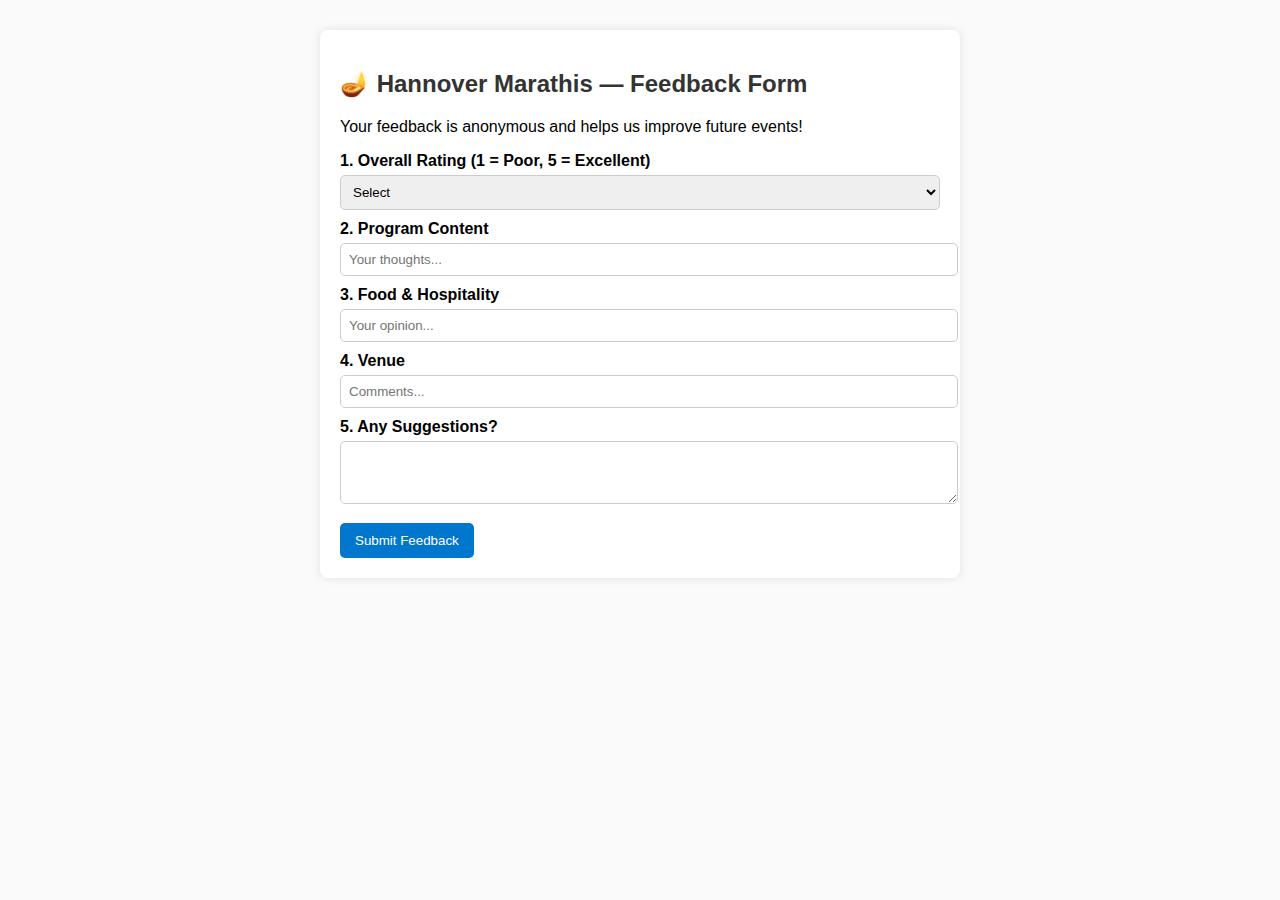
<file: templates/index.html>
<!DOCTYPE html>
<html>
<head>
  <title>Hannover Marathis Feedback</title>
  <link rel="stylesheet" href="/static/style.css">
</head>
<body>
<div class="container">
  <h2>🪔 Hannover Marathis — Feedback Form</h2>
  <p>Your feedback is anonymous and helps us improve future events!</p>

  <form method="POST" action="/submit">
    <label>1. Overall Rating (1 = Poor, 5 = Excellent)</label>
    <select name="rating" required>
      <option value="">Select</option>
      <option>5</option><option>4</option><option>3</option><option>2</option><option>1</option>
    </select>

    <label>2. Program Content</label>
    <input type="text" name="program" placeholder="Your thoughts..." />

    <label>3. Food & Hospitality</label>
    <input type="text" name="food" placeholder="Your opinion..." />

    <label>4. Venue</label>
    <input type="text" name="venue" placeholder="Comments..." />

    <label>5. Any Suggestions?</label>
    <textarea name="suggestion" rows="3"></textarea>

    <button type="submit">Submit Feedback</button>
  </form>
</div>
</body>
</html>
</file>
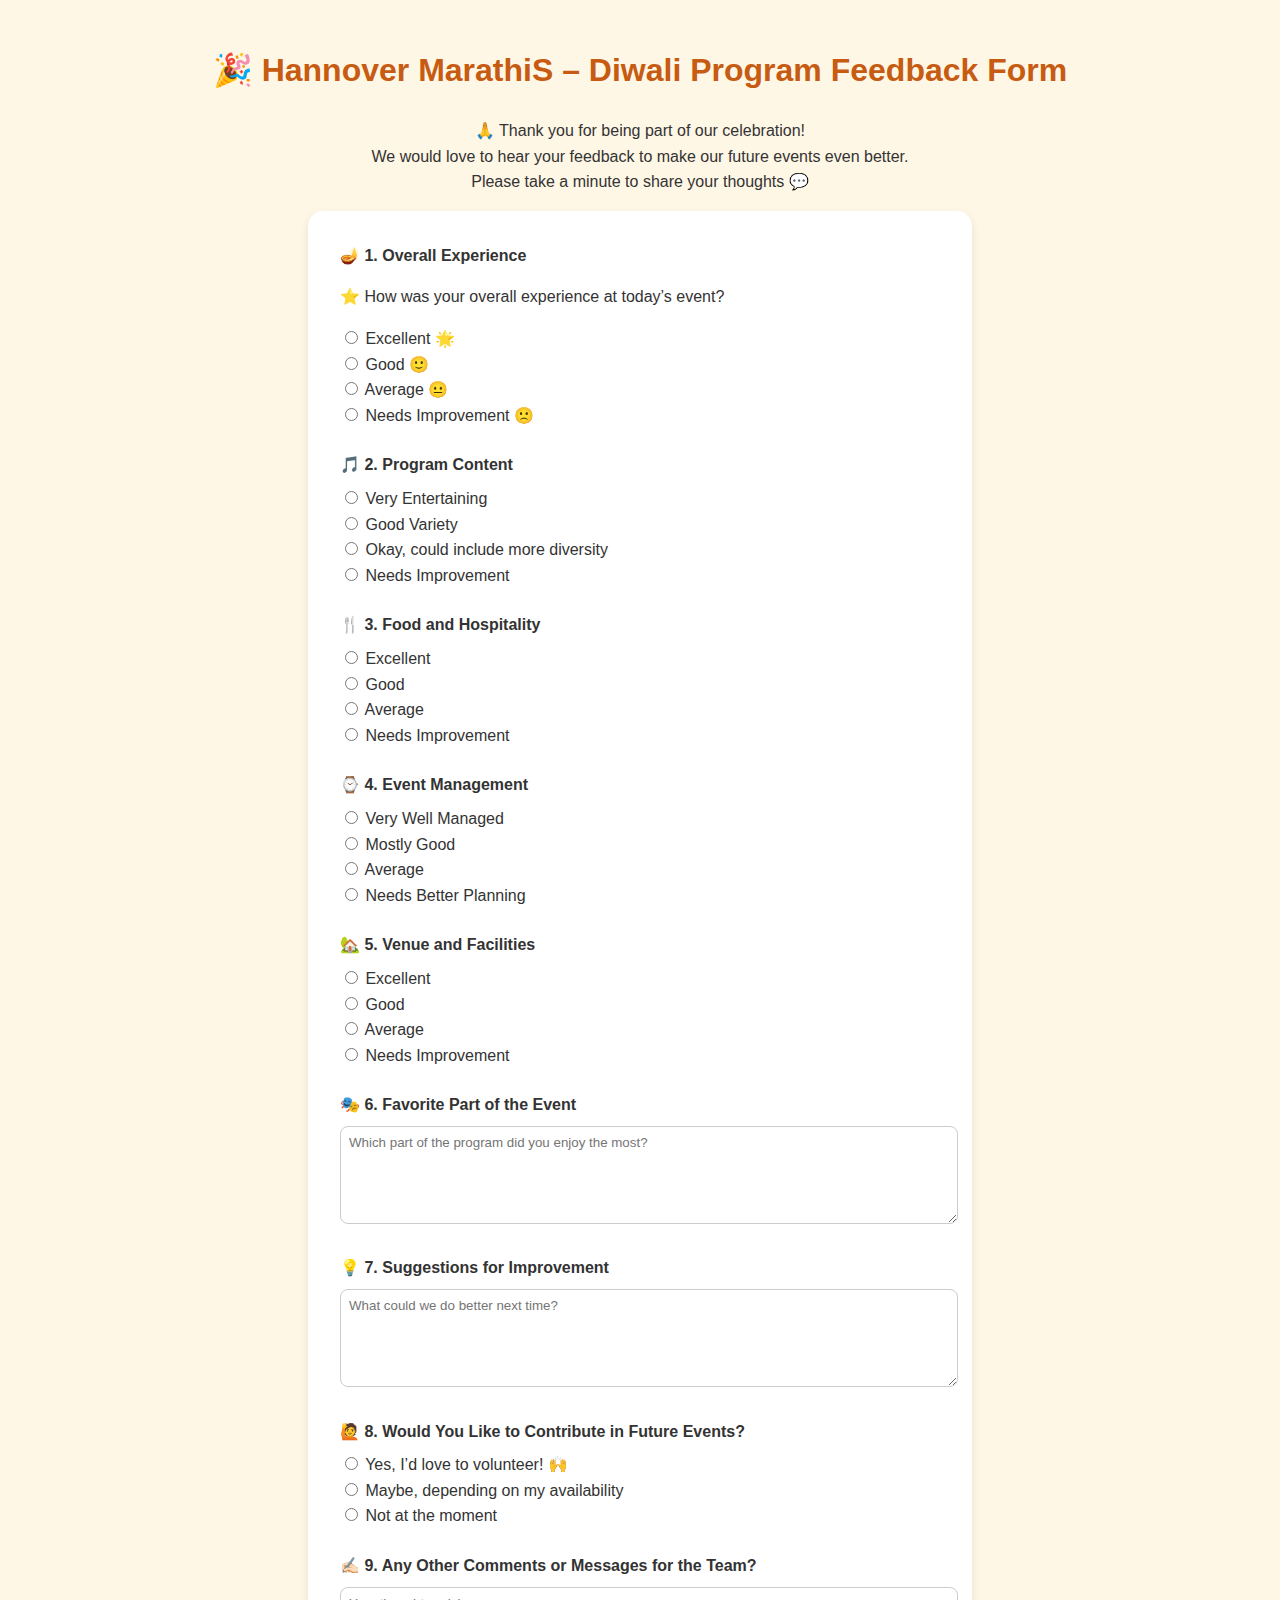
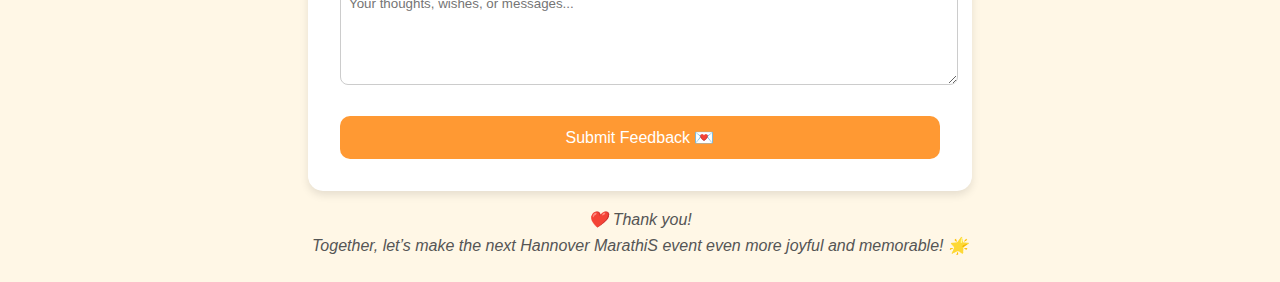
<file: templates/feedback.html>
<!doctype html>
<html lang="en">
<head>
  <meta charset="utf-8">
  <meta name="viewport" content="width=device-width,initial-scale=1">
  <title>🎉 Hannover MarathiS – Diwali Program Feedback Form</title>
  <style>
    body {
      font-family: "Poppins", sans-serif;
      background-color: #fff7e6;
      color: #333;
      margin: 0;
      padding: 1.5rem;
      line-height: 1.6;
    }
    h1, h2 {
      text-align: center;
      color: #c75b12;
    }
    form {
      max-width: 600px;
      margin: auto;
      background: #fff;
      border-radius: 15px;
      box-shadow: 0 4px 8px rgba(0,0,0,0.1);
      padding: 2rem;
    }
    .question {
      margin-bottom: 1.5rem;
    }
    label {
      display: block;
      margin-bottom: 0.5rem;
      font-weight: bold;
    }
    textarea {
      width: 100%;
      height: 80px;
      padding: 8px;
      border-radius: 8px;
      border: 1px solid #ccc;
      resize: vertical;
      font-family: inherit;
    }
    input[type="submit"] {
      display: block;
      width: 100%;
      background-color: #ff9933;
      border: none;
      color: white;
      padding: 12px;
      font-size: 16px;
      border-radius: 10px;
      cursor: pointer;
      transition: background 0.3s;
    }
    input[type="submit"]:hover {
      background-color: #cc7a00;
    }
    .footer {
      text-align: center;
      margin-top: 1rem;
      font-style: italic;
      color: #555;
    }
    .emoji {
      font-size: 1.2em;
    }
  </style>
</head>

<body>
  <h1>🎉 Hannover MarathiS – Diwali Program Feedback Form</h1>
  <p style="text-align:center;">🙏 Thank you for being part of our celebration!<br>
  We would love to hear your feedback to make our future events even better.<br>
  Please take a minute to share your thoughts 💬</p>

  <form action="/submit" method="post">

    <div class="question">
      <label>🪔 1. Overall Experience</label>
      <p>⭐ How was your overall experience at today’s event?</p>
      <input type="radio" name="overall_experience" value="Excellent"> Excellent 🌟<br>
      <input type="radio" name="overall_experience" value="Good"> Good 🙂<br>
      <input type="radio" name="overall_experience" value="Average"> Average 😐<br>
      <input type="radio" name="overall_experience" value="Needs Improvement"> Needs Improvement 🙁
    </div>

    <div class="question">
      <label>🎵 2. Program Content</label>
      <input type="radio" name="program_content" value="Very Entertaining"> Very Entertaining<br>
      <input type="radio" name="program_content" value="Good Variety"> Good Variety<br>
      <input type="radio" name="program_content" value="Could Include More Diversity"> Okay, could include more diversity<br>
      <input type="radio" name="program_content" value="Needs Improvement"> Needs Improvement
    </div>

    <div class="question">
      <label>🍴 3. Food and Hospitality</label>
      <input type="radio" name="food" value="Excellent"> Excellent<br>
      <input type="radio" name="food" value="Good"> Good<br>
      <input type="radio" name="food" value="Average"> Average<br>
      <input type="radio" name="food" value="Needs Improvement"> Needs Improvement
    </div>

    <div class="question">
      <label>⌚ 4. Event Management</label>
      <input type="radio" name="management" value="Very Well Managed"> Very Well Managed<br>
      <input type="radio" name="management" value="Mostly Good"> Mostly Good<br>
      <input type="radio" name="management" value="Average"> Average<br>
      <input type="radio" name="management" value="Needs Better Planning"> Needs Better Planning
    </div>

    <div class="question">
      <label>🏡 5. Venue and Facilities</label>
      <input type="radio" name="venue" value="Excellent"> Excellent<br>
      <input type="radio" name="venue" value="Good"> Good<br>
      <input type="radio" name="venue" value="Average"> Average<br>
      <input type="radio" name="venue" value="Needs Improvement"> Needs Improvement
    </div>

    <div class="question">
      <label>🎭 6. Favorite Part of the Event</label>
      <textarea name="favorite_part" placeholder="Which part of the program did you enjoy the most?"></textarea>
    </div>

    <div class="question">
      <label>💡 7. Suggestions for Improvement</label>
      <textarea name="suggestions" placeholder="What could we do better next time?"></textarea>
    </div>

    <div class="question">
      <label>🙋 8. Would You Like to Contribute in Future Events?</label>
      <input type="radio" name="volunteer" value="Yes"> Yes, I’d love to volunteer! 🙌<br>
      <input type="radio" name="volunteer" value="Maybe"> Maybe, depending on my availability<br>
      <input type="radio" name="volunteer" value="No"> Not at the moment
    </div>

    <div class="question">
      <label>✍🏻 9. Any Other Comments or Messages for the Team?</label>
      <textarea name="comments" placeholder="Your thoughts, wishes, or messages..."></textarea>
    </div>

    <input type="submit" value="Submit Feedback 💌">
  </form>

  <div class="footer">
    ❤️ Thank you! <br>
    Together, let’s make the next Hannover MarathiS event even more joyful and memorable! 🌟
  </div>
</body>
</html>
</file>
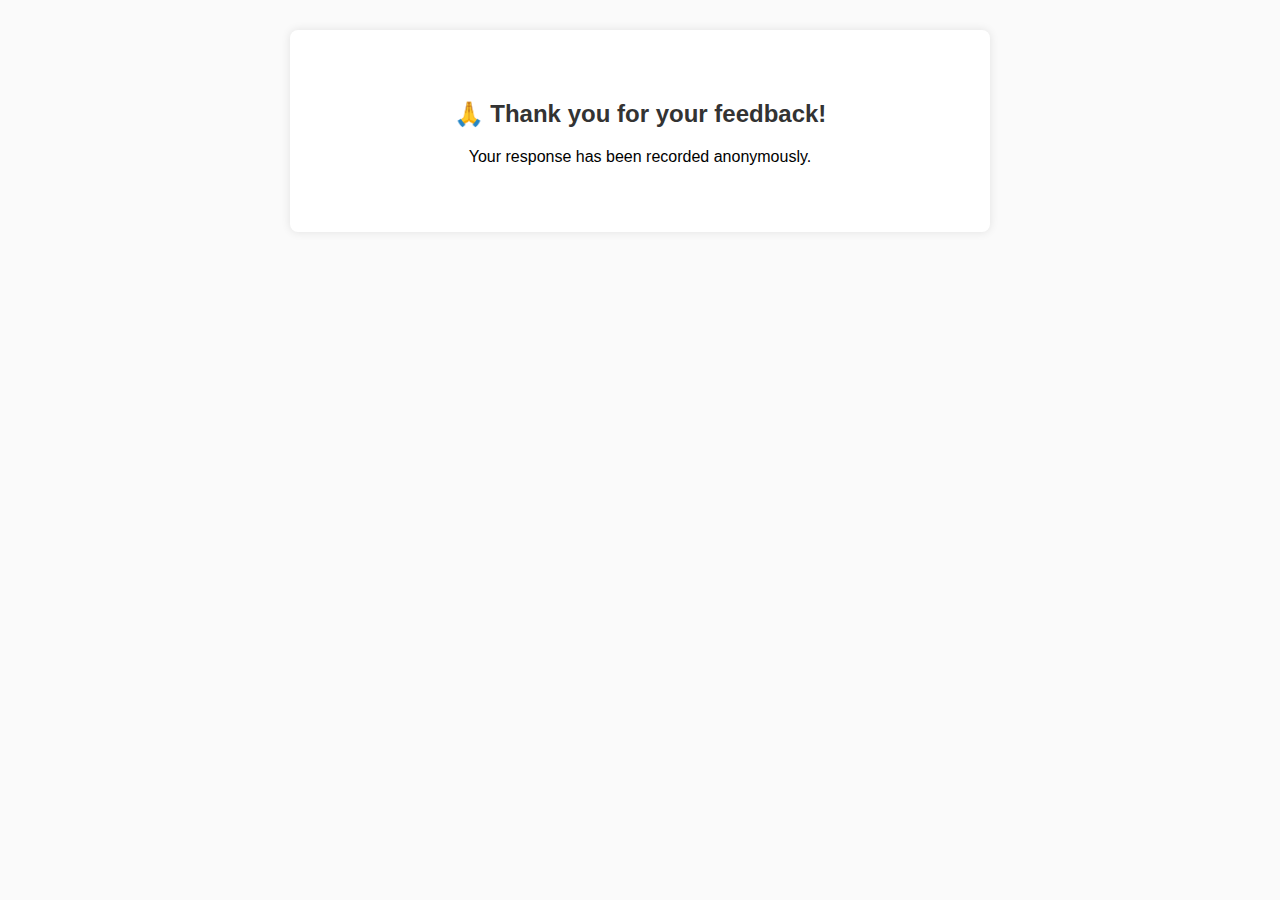
<file: templates/thanks.html>
<!DOCTYPE html>
<html>
<head>
  <title>Thank You</title>
  <link rel="stylesheet" href="/static/style.css">
</head>
<body>
<div class="container centered">
  <h2>🙏 Thank you for your feedback!</h2>
  <p>Your response has been recorded anonymously.</p>
</div>
</body>
</html>
</file>
<file: static/style.css>
body { font-family: Arial, sans-serif; background: #fafafa; }
.container { max-width: 600px; margin: 30px auto; background: white; padding: 20px; border-radius: 8px; box-shadow: 0 0 10px rgba(0,0,0,0.1); }
h2 { color: #333; }
label { display: block; margin-top: 10px; font-weight: bold; }
input, select, textarea { width: 100%; padding: 8px; margin-top: 5px; border: 1px solid #ccc; border-radius: 5px; }
button { margin-top: 15px; padding: 10px 15px; background: #0077cc; color: white; border: none; border-radius: 5px; cursor: pointer; }
button:hover { background: #005fa3; }
.centered { text-align: center; padding: 50px; }
table { width: 100%; border-collapse: collapse; margin-top: 15px; }
th, td { border: 1px solid #ddd; padding: 8px; font-size: 14px; }
th { background-color: #f0f0f0; }
</file>
